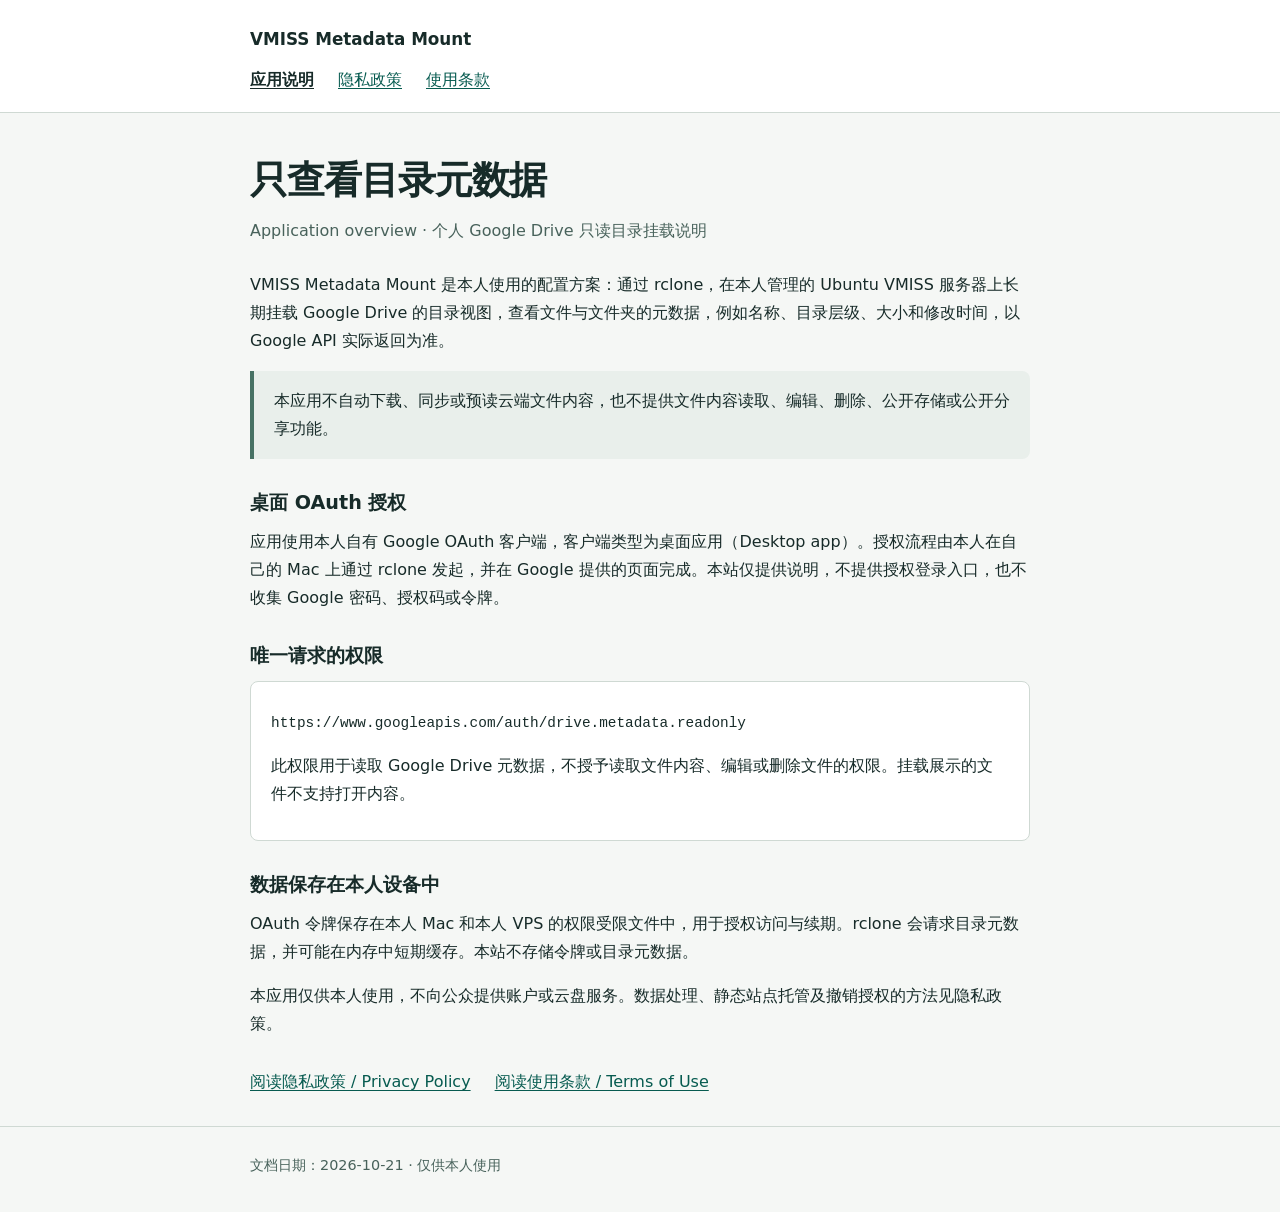
<file: index.html>
<!doctype html>
<html lang="zh-CN">
<head>
  <meta charset="utf-8">
  <meta name="viewport" content="width=device-width, initial-scale=1">
  <meta name="description" content="VMISS Metadata Mount 的个人用途、Google Drive 元数据权限与数据处理说明。">
  <title>应用说明 · VMISS Metadata Mount</title>
  <link rel="stylesheet" href="style.css">
</head>
<body>
  <header><div class="wrap">
    <p class="brand">VMISS Metadata Mount</p>
    <nav aria-label="主要导航"><a href="index.html" aria-current="page">应用说明</a><a href="privacy.html">隐私政策</a><a href="terms.html">使用条款</a></nav>
  </div></header>
  <main id="main" class="wrap">
    <h1>只查看目录元数据</h1>
    <p class="subtitle">Application overview · 个人 Google Drive 只读目录挂载说明</p>
    <p>VMISS Metadata Mount 是本人使用的配置方案：通过 rclone，在本人管理的 Ubuntu VMISS 服务器上长期挂载 Google Drive 的目录视图，查看文件与文件夹的元数据，例如名称、目录层级、大小和修改时间，以 Google API 实际返回为准。</p>
    <div class="notice"><p>本应用不自动下载、同步或预读云端文件内容，也不提供文件内容读取、编辑、删除、公开存储或公开分享功能。</p></div>
    <h2>桌面 OAuth 授权</h2>
    <p>应用使用本人自有 Google OAuth 客户端，客户端类型为桌面应用（Desktop app）。授权流程由本人在自己的 Mac 上通过 rclone 发起，并在 Google 提供的页面完成。本站仅提供说明，不提供授权登录入口，也不收集 Google 密码、授权码或令牌。</p>
    <h2>唯一请求的权限</h2>
    <div class="scope">
      <p><code>https://www.googleapis.com/auth/drive.metadata.readonly</code></p>
      <p>此权限用于读取 Google Drive 元数据，不授予读取文件内容、编辑或删除文件的权限。挂载展示的文件不支持打开内容。</p>
    </div>
    <h2>数据保存在本人设备中</h2>
    <p>OAuth 令牌保存在本人 Mac 和本人 VPS 的权限受限文件中，用于授权访问与续期。rclone 会请求目录元数据，并可能在内存中短期缓存。本站不存储令牌或目录元数据。</p>
    <p>本应用仅供本人使用，不向公众提供账户或云盘服务。数据处理、静态站点托管及撤销授权的方法见隐私政策。</p>
    <div class="links"><a href="privacy.html">阅读隐私政策 / Privacy Policy</a><a href="terms.html">阅读使用条款 / Terms of Use</a></div>
  </main>
  <footer><div class="wrap">
    <p>文档日期：<time datetime="2026-10-21">2026-10-21</time> · 仅供本人使用</p>
  </div></footer>
</body>
</html>
</file>
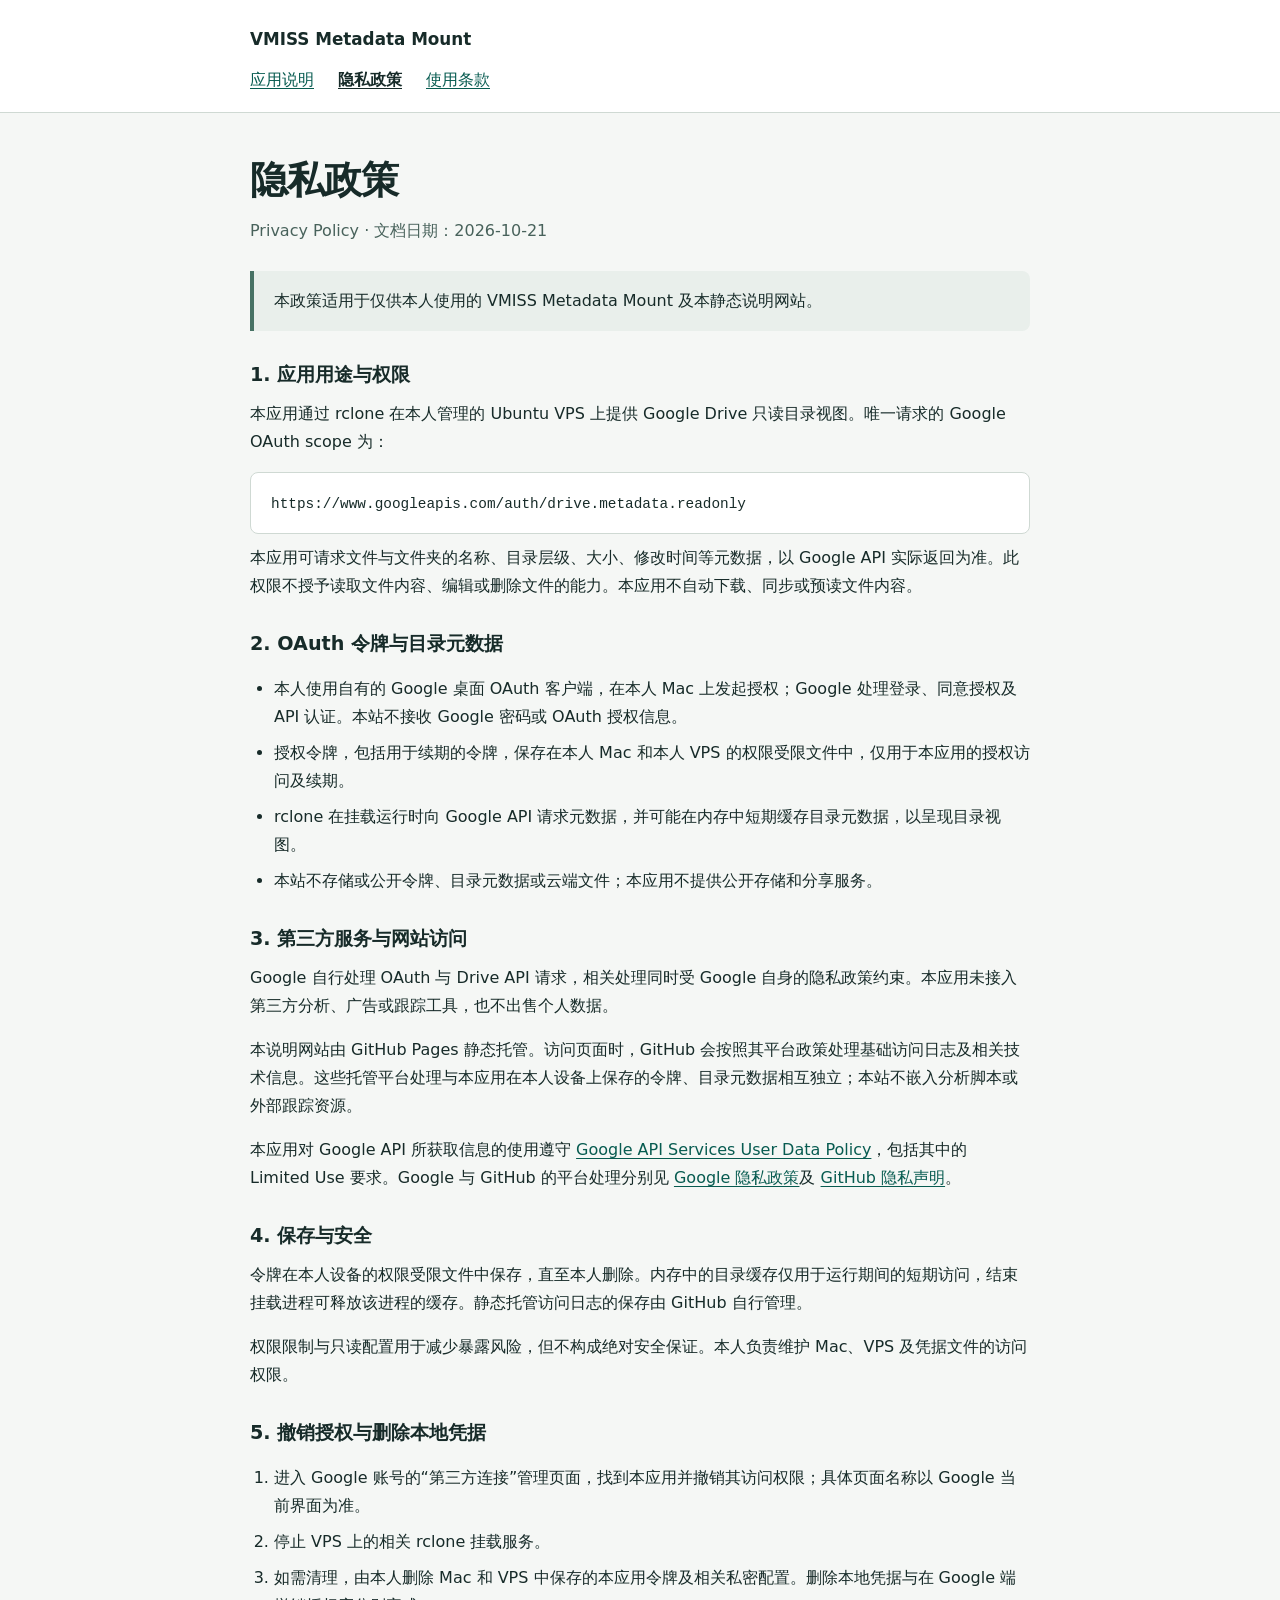
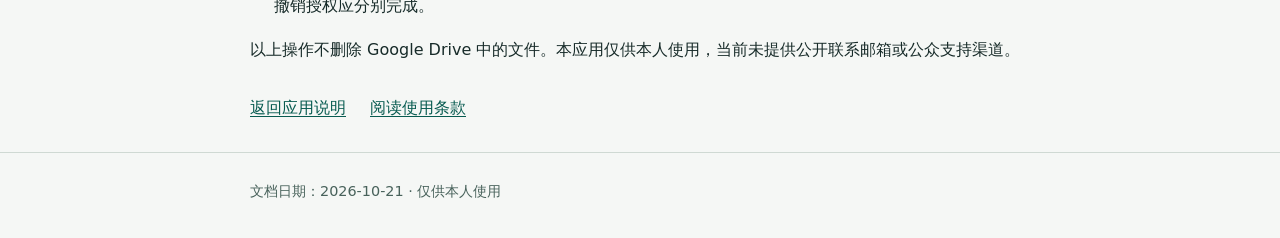
<file: privacy.html>
<!doctype html>
<html lang="zh-CN">
<head>
  <meta charset="utf-8">
  <meta name="viewport" content="width=device-width, initial-scale=1">
  <meta name="description" content="VMISS Metadata Mount 的个人用途、Google Drive 元数据权限与数据处理说明。">
  <title>隐私政策 · VMISS Metadata Mount</title>
  <link rel="stylesheet" href="style.css">
</head>
<body>
  <header><div class="wrap">
    <p class="brand">VMISS Metadata Mount</p>
    <nav aria-label="主要导航"><a href="index.html">应用说明</a><a href="privacy.html" aria-current="page">隐私政策</a><a href="terms.html">使用条款</a></nav>
  </div></header>
  <main id="main" class="wrap">
    <h1>隐私政策</h1>
    <p class="subtitle">Privacy Policy · 文档日期：2026-10-21</p>
    <div class="notice"><p>本政策适用于仅供本人使用的 VMISS Metadata Mount 及本静态说明网站。</p></div>
    <h2>1. 应用用途与权限</h2>
    <p>本应用通过 rclone 在本人管理的 Ubuntu VPS 上提供 Google Drive 只读目录视图。唯一请求的 Google OAuth scope 为：</p>
    <div class="scope"><code>https://www.googleapis.com/auth/drive.metadata.readonly</code></div>
    <p>本应用可请求文件与文件夹的名称、目录层级、大小、修改时间等元数据，以 Google API 实际返回为准。此权限不授予读取文件内容、编辑或删除文件的能力。本应用不自动下载、同步或预读文件内容。</p>
    <h2>2. OAuth 令牌与目录元数据</h2>
    <ul>
      <li>本人使用自有的 Google 桌面 OAuth 客户端，在本人 Mac 上发起授权；Google 处理登录、同意授权及 API 认证。本站不接收 Google 密码或 OAuth 授权信息。</li>
      <li>授权令牌，包括用于续期的令牌，保存在本人 Mac 和本人 VPS 的权限受限文件中，仅用于本应用的授权访问及续期。</li>
      <li>rclone 在挂载运行时向 Google API 请求元数据，并可能在内存中短期缓存目录元数据，以呈现目录视图。</li>
      <li>本站不存储或公开令牌、目录元数据或云端文件；本应用不提供公开存储和分享服务。</li>
    </ul>
    <h2>3. 第三方服务与网站访问</h2>
    <p>Google 自行处理 OAuth 与 Drive API 请求，相关处理同时受 Google 自身的隐私政策约束。本应用未接入第三方分析、广告或跟踪工具，也不出售个人数据。</p>
    <p>本说明网站由 GitHub Pages 静态托管。访问页面时，GitHub 会按照其平台政策处理基础访问日志及相关技术信息。这些托管平台处理与本应用在本人设备上保存的令牌、目录元数据相互独立；本站不嵌入分析脚本或外部跟踪资源。</p>
    <p>本应用对 Google API 所获取信息的使用遵守 <a href="https://developers.google.com/terms/api-services-user-data-policy">Google API Services User Data Policy</a>，包括其中的 Limited Use 要求。Google 与 GitHub 的平台处理分别见 <a href="https://policies.google.com/privacy">Google 隐私政策</a>及 <a href="https://docs.github.com/en/site-policy/privacy-policies/github-general-privacy-statement">GitHub 隐私声明</a>。</p>
    <h2>4. 保存与安全</h2>
    <p>令牌在本人设备的权限受限文件中保存，直至本人删除。内存中的目录缓存仅用于运行期间的短期访问，结束挂载进程可释放该进程的缓存。静态托管访问日志的保存由 GitHub 自行管理。</p>
    <p>权限限制与只读配置用于减少暴露风险，但不构成绝对安全保证。本人负责维护 Mac、VPS 及凭据文件的访问权限。</p>
    <h2>5. 撤销授权与删除本地凭据</h2>
    <ol>
      <li>进入 Google 账号的“第三方连接”管理页面，找到本应用并撤销其访问权限；具体页面名称以 Google 当前界面为准。</li>
      <li>停止 VPS 上的相关 rclone 挂载服务。</li>
      <li>如需清理，由本人删除 Mac 和 VPS 中保存的本应用令牌及相关私密配置。删除本地凭据与在 Google 端撤销授权应分别完成。</li>
    </ol>
    <p>以上操作不删除 Google Drive 中的文件。本应用仅供本人使用，当前未提供公开联系邮箱或公众支持渠道。</p>
    <div class="links"><a href="index.html">返回应用说明</a><a href="terms.html">阅读使用条款</a></div>
  </main>
  <footer><div class="wrap">
    <p>文档日期：<time datetime="2026-10-21">2026-10-21</time> · 仅供本人使用</p>
  </div></footer>
</body>
</html>
</file>
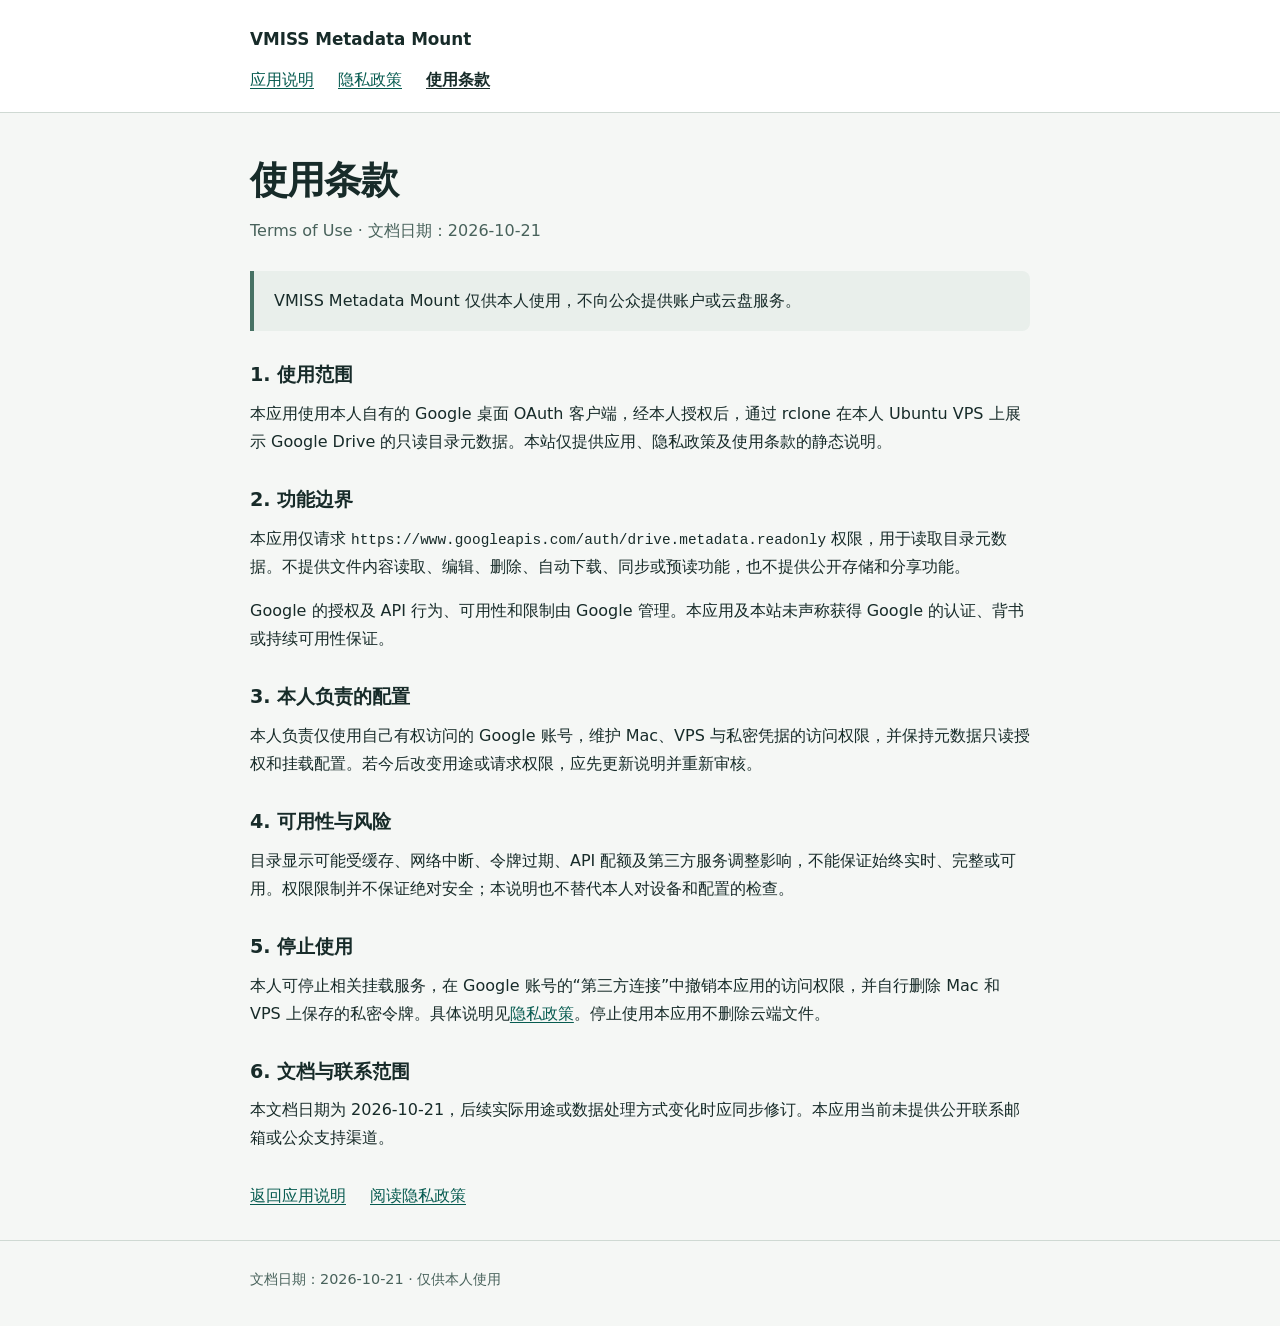
<file: terms.html>
<!doctype html>
<html lang="zh-CN">
<head>
  <meta charset="utf-8">
  <meta name="viewport" content="width=device-width, initial-scale=1">
  <meta name="description" content="VMISS Metadata Mount 的个人用途、Google Drive 元数据权限与数据处理说明。">
  <title>使用条款 · VMISS Metadata Mount</title>
  <link rel="stylesheet" href="style.css">
</head>
<body>
  <header><div class="wrap">
    <p class="brand">VMISS Metadata Mount</p>
    <nav aria-label="主要导航"><a href="index.html">应用说明</a><a href="privacy.html">隐私政策</a><a href="terms.html" aria-current="page">使用条款</a></nav>
  </div></header>
  <main id="main" class="wrap">
    <h1>使用条款</h1>
    <p class="subtitle">Terms of Use · 文档日期：2026-10-21</p>
    <div class="notice"><p>VMISS Metadata Mount 仅供本人使用，不向公众提供账户或云盘服务。</p></div>
    <h2>1. 使用范围</h2>
    <p>本应用使用本人自有的 Google 桌面 OAuth 客户端，经本人授权后，通过 rclone 在本人 Ubuntu VPS 上展示 Google Drive 的只读目录元数据。本站仅提供应用、隐私政策及使用条款的静态说明。</p>
    <h2>2. 功能边界</h2>
    <p>本应用仅请求 <code>https://www.googleapis.com/auth/drive.metadata.readonly</code> 权限，用于读取目录元数据。不提供文件内容读取、编辑、删除、自动下载、同步或预读功能，也不提供公开存储和分享功能。</p>
    <p>Google 的授权及 API 行为、可用性和限制由 Google 管理。本应用及本站未声称获得 Google 的认证、背书或持续可用性保证。</p>
    <h2>3. 本人负责的配置</h2>
    <p>本人负责仅使用自己有权访问的 Google 账号，维护 Mac、VPS 与私密凭据的访问权限，并保持元数据只读授权和挂载配置。若今后改变用途或请求权限，应先更新说明并重新审核。</p>
    <h2>4. 可用性与风险</h2>
    <p>目录显示可能受缓存、网络中断、令牌过期、API 配额及第三方服务调整影响，不能保证始终实时、完整或可用。权限限制并不保证绝对安全；本说明也不替代本人对设备和配置的检查。</p>
    <h2>5. 停止使用</h2>
    <p>本人可停止相关挂载服务，在 Google 账号的“第三方连接”中撤销本应用的访问权限，并自行删除 Mac 和 VPS 上保存的私密令牌。具体说明见<a href="privacy.html">隐私政策</a>。停止使用本应用不删除云端文件。</p>
    <h2>6. 文档与联系范围</h2>
    <p>本文档日期为 2026-10-21，后续实际用途或数据处理方式变化时应同步修订。本应用当前未提供公开联系邮箱或公众支持渠道。</p>
    <div class="links"><a href="index.html">返回应用说明</a><a href="privacy.html">阅读隐私政策</a></div>
  </main>
  <footer><div class="wrap">
    <p>文档日期：<time datetime="2026-10-21">2026-10-21</time> · 仅供本人使用</p>
  </div></footer>
</body>
</html>
</file>
<file: style.css>
* { box-sizing: border-box; }
:root { color-scheme: light; font-family: system-ui, -apple-system, BlinkMacSystemFont, "Segoe UI", sans-serif; color: #172b29; background: #f5f7f5; line-height: 1.75; }
body { margin: 0; }
a { color: #075b50; text-underline-offset: 0.18em; }
a:hover { color: #003e36; }
a:focus-visible { outline: 3px solid #b16d00; outline-offset: 4px; border-radius: 2px; }
.wrap { width: min(100% - 40px, 780px); margin: 0 auto; }
header { border-bottom: 1px solid #cfd9d3; background: #fff; padding: 25px 0 18px; }
.brand { margin: 0 0 12px; font-size: 1.05rem; font-weight: 700; }
nav { display: flex; flex-wrap: wrap; gap: 10px 24px; }
nav a[aria-current="page"] { color: #172b29; font-weight: 700; }
main { padding: 42px 0 30px; }
h1 { font-size: clamp(1.8rem, 5vw, 2.4rem); line-height: 1.3; margin: 0 0 12px; letter-spacing: -0.025em; }
h2 { font-size: 1.2rem; line-height: 1.5; margin: 30px 0 10px; }
p { margin: 10px 0 16px; }
.subtitle { color: #48625b; margin-bottom: 26px; }
.notice { padding: 16px 20px; background: #e9efeb; border-left: 4px solid #477264; border-radius: 0 8px 8px 0; }
.notice p { margin: 0; }
ul, ol { padding-left: 1.5em; }
li { margin: 8px 0; }
code { font-family: ui-monospace, SFMono-Regular, Consolas, monospace; overflow-wrap: anywhere; font-size: 0.9em; }
.scope { background: #fff; border: 1px solid #cfd9d3; border-radius: 8px; padding: 16px 20px; }
.links { display: flex; flex-wrap: wrap; gap: 14px 24px; margin-top: 30px; }
footer { border-top: 1px solid #cfd9d3; padding: 22px 0 30px; color: #48625b; font-size: 0.9rem; }
footer p { margin: 4px 0; }
@media (max-width: 480px) { .wrap { width: min(100% - 28px, 780px); } main { padding-top: 30px; } }
</file>
